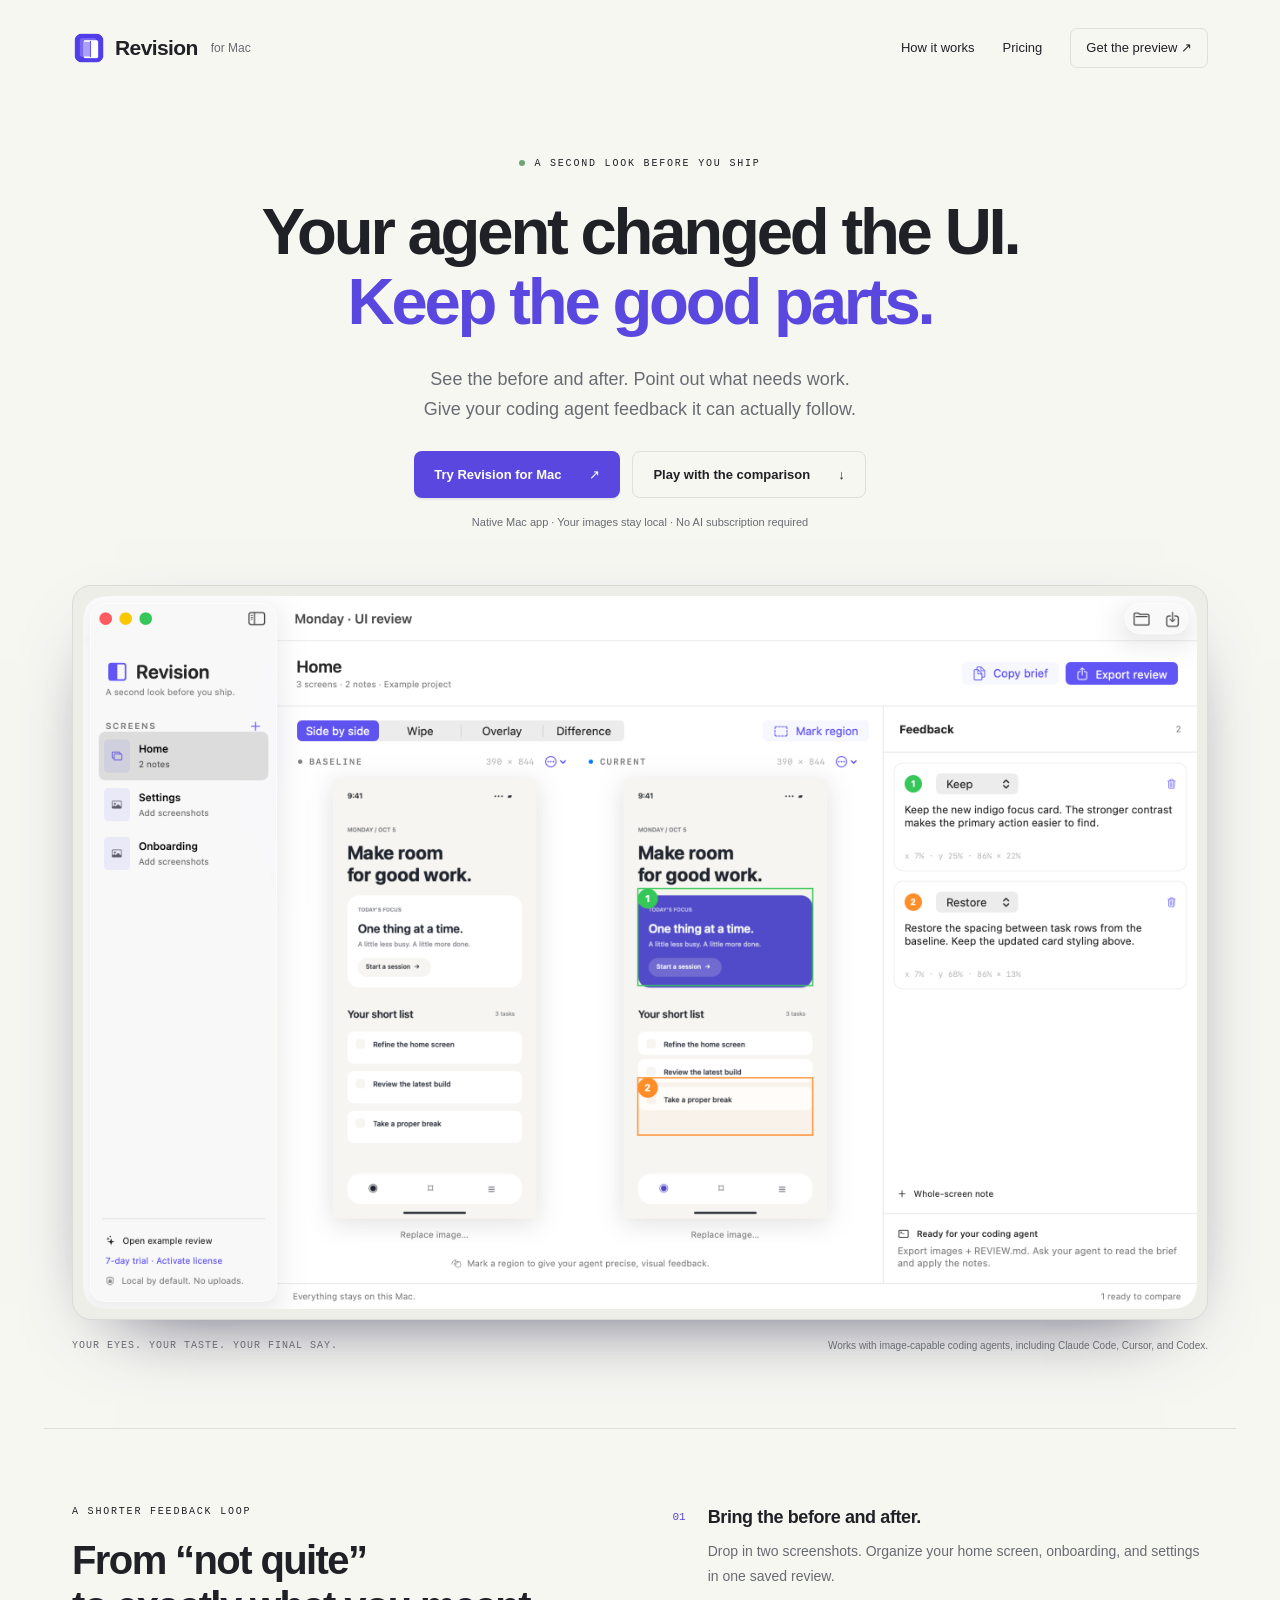
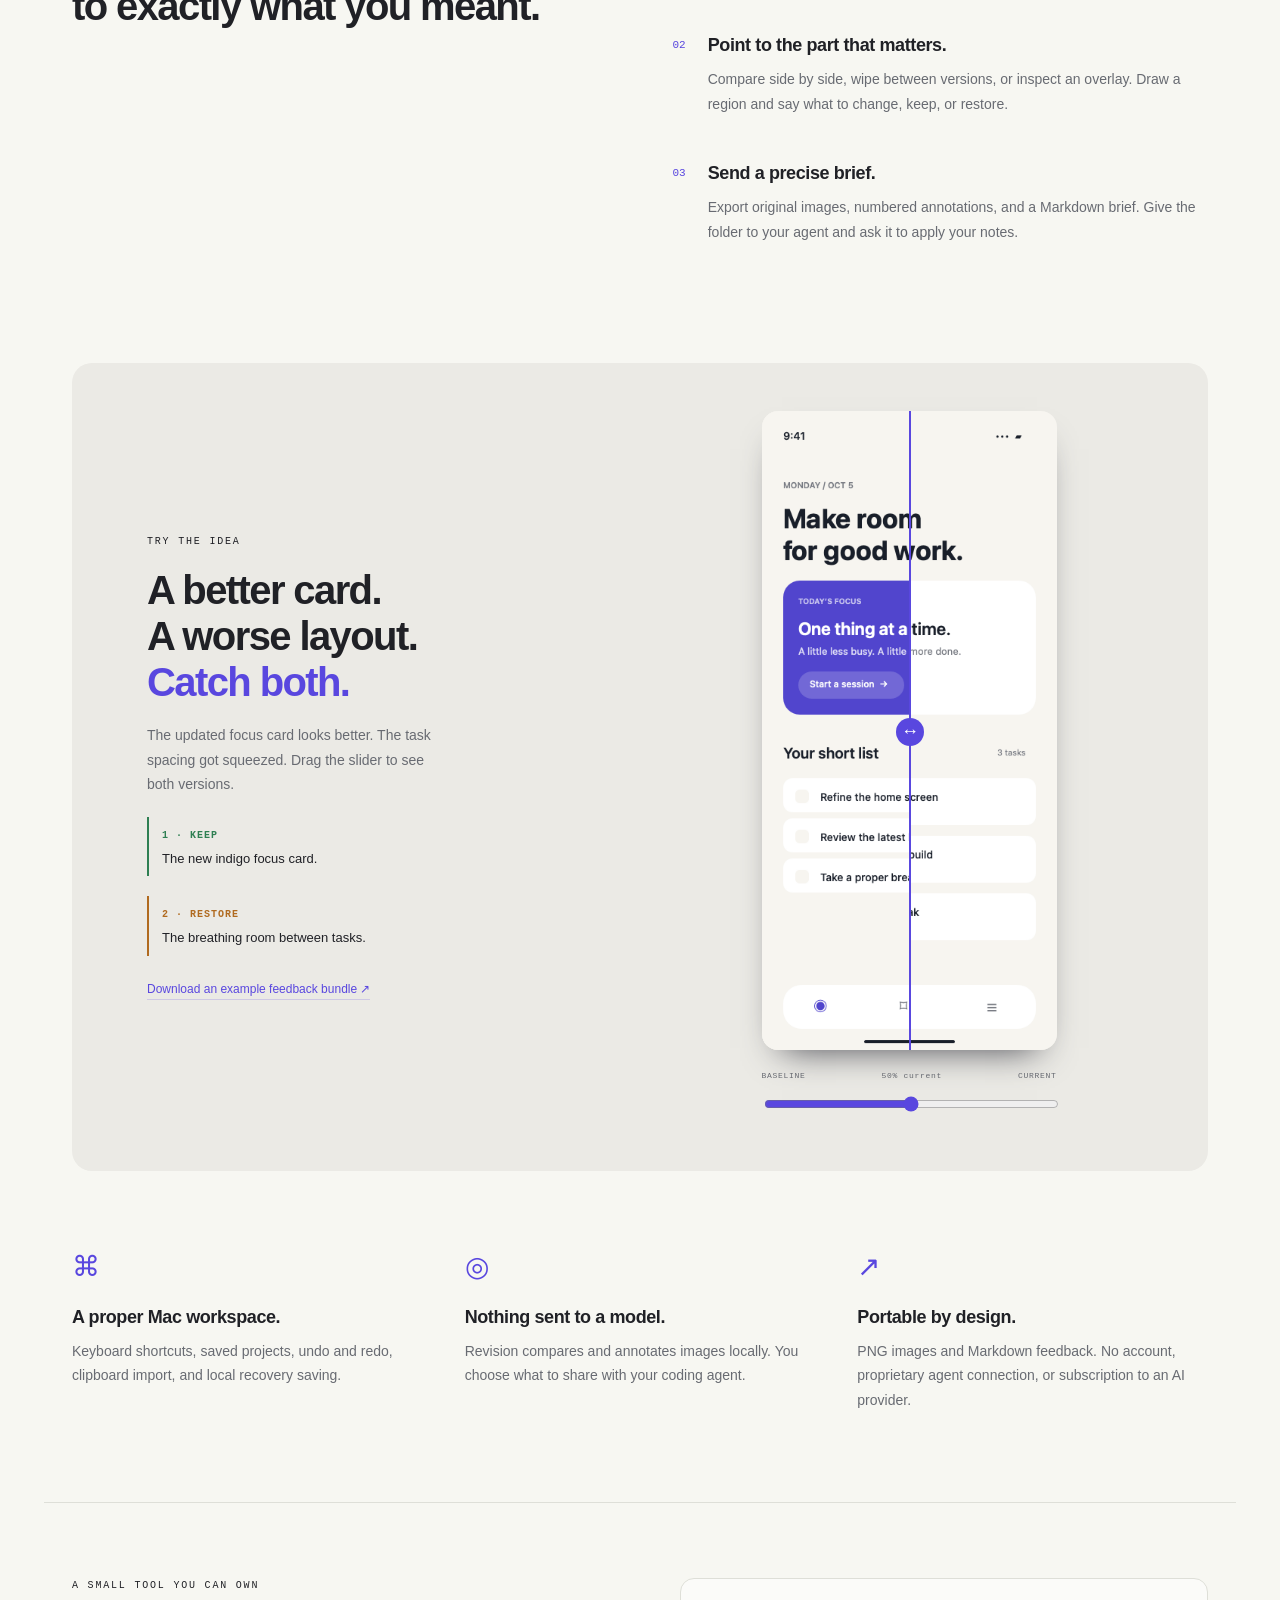
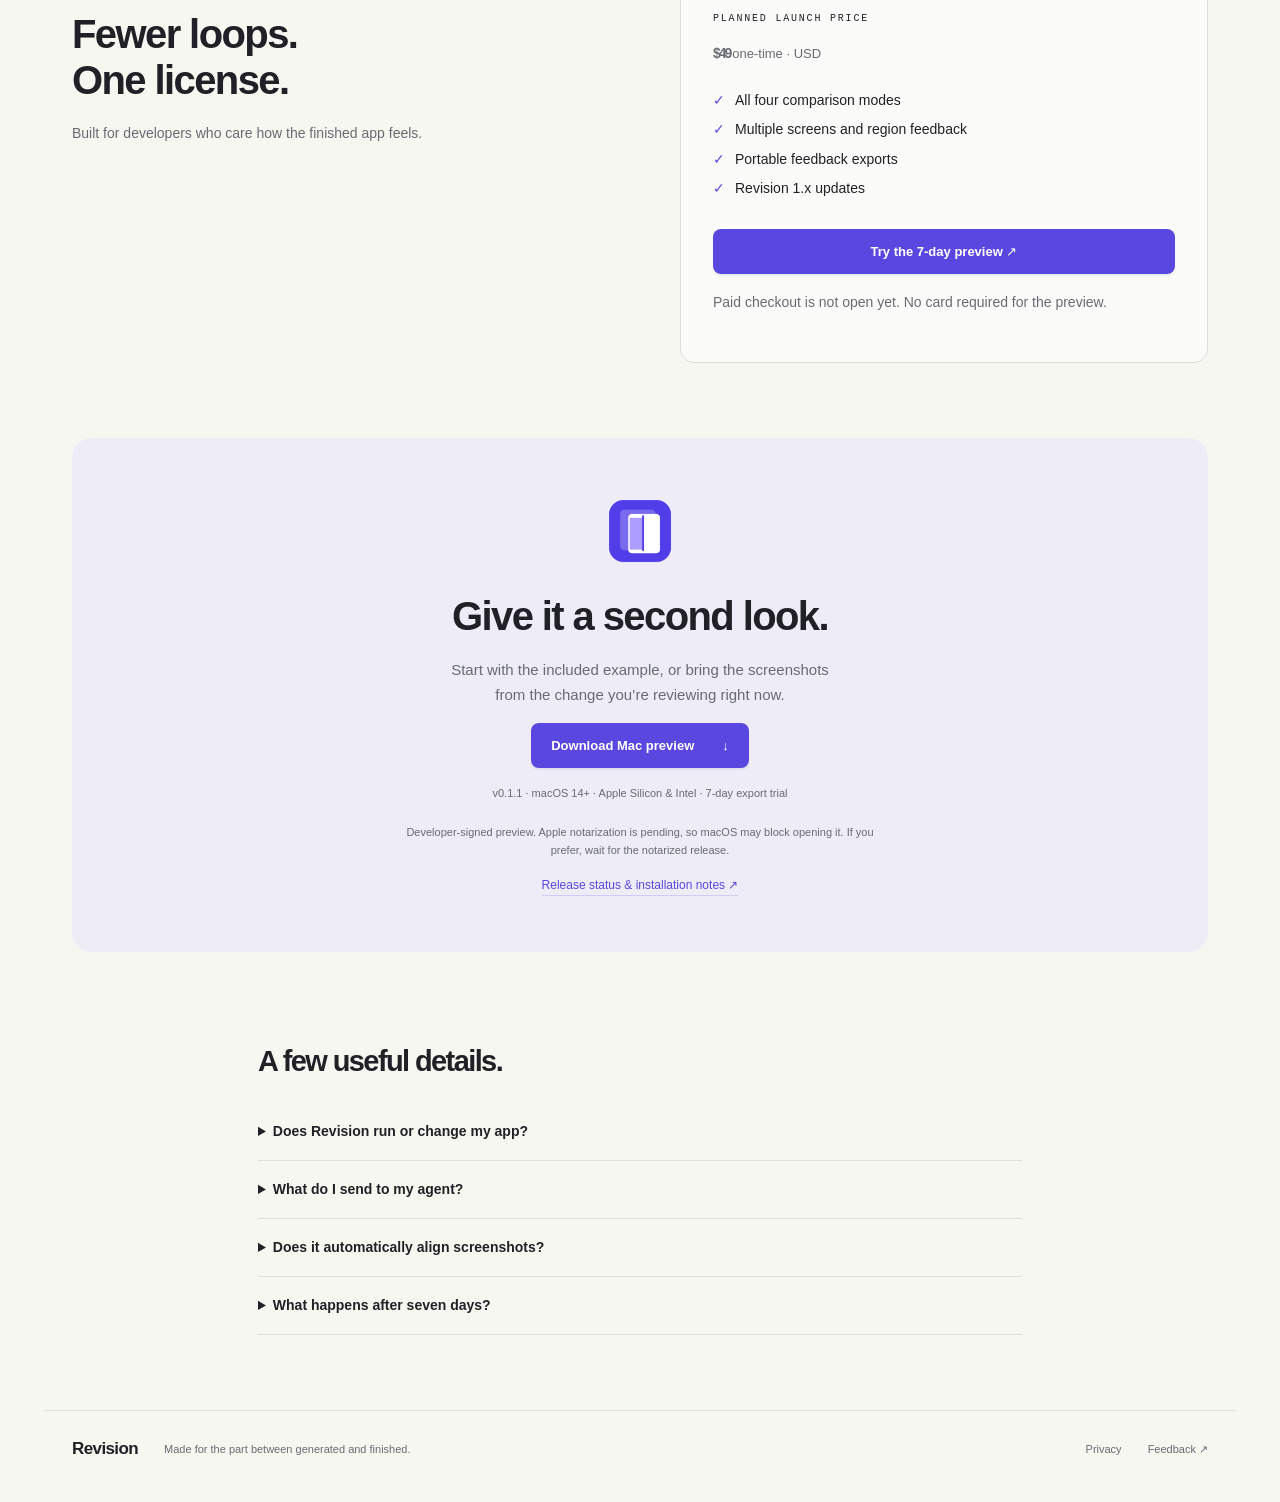
<file: index.html>
<!doctype html>
<html lang="en">
<head>
<meta charset="utf-8"><meta name="viewport" content="width=device-width,initial-scale=1">
<title>Revision — A second look before you ship</title>
<meta name="description" content="Review your coding agent’s UI changes on Mac. Compare screenshots, mark what to change, keep or restore, and export a precise feedback brief.">
<meta name="theme-color" content="#f7f7f2"><meta property="og:title" content="Revision — A second look before you ship"><meta property="og:description" content="Compare. Point. Refine. A native Mac workspace for reviewing AI-built interfaces."><meta property="og:type" content="website">
<link rel="icon" href="assets/icon.png"><link rel="stylesheet" href="style.css">
</head>
<body>
<a class="skip" href="#main">Skip to content</a>
<header><a href="#" class="brand"><img src="assets/icon.png" width="34" height="34" alt="">Revision<span>for Mac</span></a><nav aria-label="Main navigation"><a href="#how">How it works</a><a href="#pricing">Pricing</a><a class="nav-cta" href="#download">Get the preview ↗</a></nav></header>
<main id="main">
<section class="hero">
<p class="eyebrow"><span></span> A SECOND LOOK BEFORE YOU SHIP</p>
<h1>Your agent changed the UI.<br> <em>Keep the good parts.</em></h1>
<p class="intro">See the before and after. Point out what needs work.<br> Give your coding agent feedback it can actually follow.</p>
<div class="actions"><a class="button primary" href="#download">Try Revision for Mac <span>↗</span></a><a class="button quiet" href="#demo">Play with the comparison <span>↓</span></a></div>
<p class="micro">Native Mac app · Your images stay local · No AI subscription required</p>
<div class="app-frame"><img src="assets/app.png" alt="Revision Mac app showing baseline and updated iPhone screens beside Keep and Restore feedback notes" width="1984" height="1270" fetchpriority="high"></div>
<div class="caption"><span>YOUR EYES. YOUR TASTE. YOUR FINAL SAY.</span><span>Works with image-capable coding agents, including Claude Code, Cursor, and Codex.</span></div>
</section>
<section id="how" class="how">
<div><p class="eyebrow">A SHORTER FEEDBACK LOOP</p><h2>From “not quite”<br> to exactly what you meant.</h2></div>
<div class="steps"><article><span>01</span><div><h3>Bring the before and after.</h3><p>Drop in two screenshots. Organize your home screen, onboarding, and settings in one saved review.</p></div></article><article><span>02</span><div><h3>Point to the part that matters.</h3><p>Compare side by side, wipe between versions, or inspect an overlay. Draw a region and say what to change, keep, or restore.</p></div></article><article><span>03</span><div><h3>Send a precise brief.</h3><p>Export original images, numbered annotations, and a Markdown brief. Give the folder to your agent and ask it to apply your notes.</p></div></article></div>
</section>
<section id="demo" class="demo">
<div class="demo-copy"><p class="eyebrow">TRY THE IDEA</p><h2>A better card.<br> A worse layout.<br> <em>Catch both.</em></h2><p>The updated focus card looks better. The task spacing got squeezed. Drag the slider to see both versions.</p><div class="feedback keep"><b>1 · KEEP</b><p>The new indigo focus card.</p></div><div class="feedback restore"><b>2 · RESTORE</b><p>The breathing room between tasks.</p></div><a class="text-link" href="example-review.zip" download>Download an example feedback bundle ↗</a></div>
<div class="demo-canvas"><div class="compare" id="comparison"><img src="assets/before.png" width="390" height="844" alt="Baseline with a white focus card and spacious task rows"><img class="after" src="assets/after.png" width="390" height="844" alt="Updated screen with an indigo card and tighter task rows"><div class="divider" aria-hidden="true"><span>↔</span></div></div><div class="range-label"><span>BASELINE</span><output id="reveal">50% current</output><span>CURRENT</span></div><label class="sr-only" for="wipe">Current image reveal percentage</label><input id="wipe" type="range" min="0" max="100" value="50"></div>
</section>
<section class="details"><article><span>⌘</span><h3>A proper Mac workspace.</h3><p>Keyboard shortcuts, saved projects, undo and redo, clipboard import, and local recovery saving.</p></article><article><span>◎</span><h3>Nothing sent to a model.</h3><p>Revision compares and annotates images locally. You choose what to share with your coding agent.</p></article><article><span>↗</span><h3>Portable by design.</h3><p>PNG images and Markdown feedback. No account, proprietary agent connection, or subscription to an AI provider.</p></article></section>
<section id="pricing" class="pricing"><div><p class="eyebrow">A SMALL TOOL YOU CAN OWN</p><h2>Fewer loops.<br> One license.</h2><p>Built for developers who care how the finished app feels.</p></div><div class="price-card"><p class="eyebrow">PLANNED LAUNCH PRICE</p><p class="price">$49 <span>one-time · USD</span></p><ul><li>All four comparison modes</li><li>Multiple screens and region feedback</li><li>Portable feedback exports</li><li>Revision 1.x updates</li></ul><a class="button primary" href="#download">Try the 7-day preview ↗</a><p class="micro">Paid checkout is not open yet. No card required for the preview.</p></div></section>
<section id="download" class="download"><img src="assets/icon.png" width="74" height="74" alt=""><h2>Give it a second look.</h2><p>Start with the included example, or bring the screenshots<br> from the change you’re reviewing right now.</p><a class="button primary" href="https://github.com/maxmoneycash/revision-mac/releases/download/v0.1.1/Revision-0.1.1.zip">Download Mac preview <span>↓</span></a><p class="micro">v0.1.1 · macOS 14+ · Apple Silicon & Intel · 7-day export trial</p><p class="release-note">Developer-signed preview. Apple notarization is pending, so macOS may block opening it. If you prefer, wait for the notarized release.</p><a class="text-link" href="https://github.com/maxmoneycash/revision-mac/releases">Release status & installation notes ↗</a></section>
<section class="faq"><h2>A few useful details.</h2><details><summary>Does Revision run or change my app?</summary><p>No. This first version works with screenshots you import. It helps you compare and write feedback; your coding agent makes code changes. Automatic capture and code editing are not included.</p></details><details><summary>What do I send to my agent?</summary><p>The exported folder contains REVIEW.md, your original screenshots, annotated images, and a saved review project. Ask your agent to read REVIEW.md, inspect the images, and apply only the requested changes.</p></details><details><summary>Does it automatically align screenshots?</summary><p>No. Use screenshots taken at the same dimensions and UI state for accurate comparisons. Revision warns when dimensions differ. Overlay modes stretch the baseline to the current image dimensions.</p></details><details><summary>What happens after seven days?</summary><p>You can still open, compare, annotate, and save projects. Copying feedback and exporting bundles require an activated license. Paid checkout is being prepared; this preview is for trying the workflow.</p></details></section>
</main>
<footer><a class="brand" href="#">Revision</a><p>Made for the part between generated and finished.</p><a href="privacy.html">Privacy</a><a href="https://github.com/maxmoneycash/revision-mac/issues/new">Feedback ↗</a></footer>
<script src="site.js"></script>
</body></html>
</file>
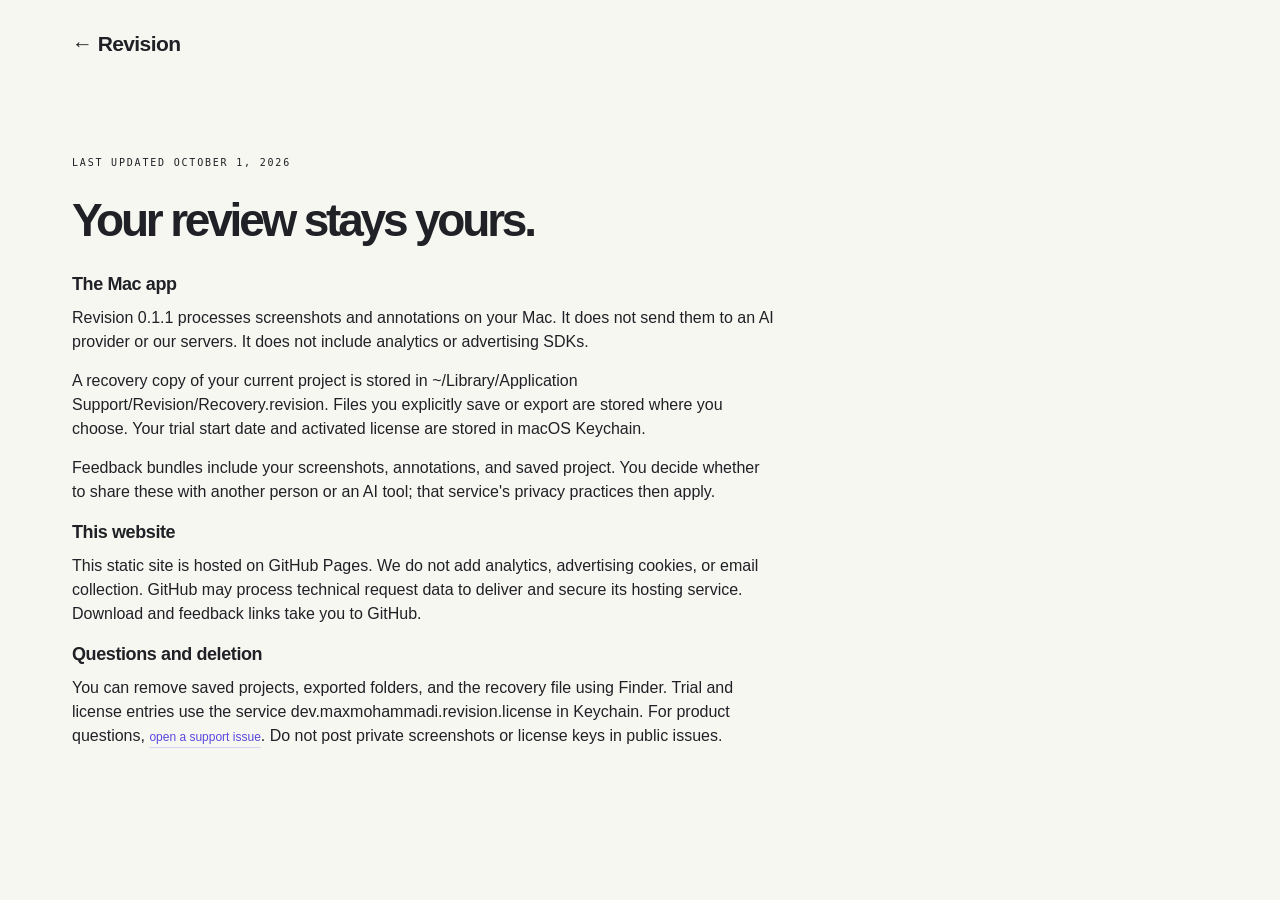
<file: privacy.html>
<!doctype html><html lang="en"><head><meta charset="utf-8"><meta name="viewport" content="width=device-width,initial-scale=1"><title>Privacy — Revision</title><link rel="stylesheet" href="style.css"></head><body><header><a class="brand" href="./">← Revision</a></header><main><section style="max-width:760px"><p class="eyebrow">LAST UPDATED OCTOBER 1, 2026</p><h1 style="font-size:46px">Your review stays yours.</h1><h3>The Mac app</h3><p>Revision 0.1.1 processes screenshots and annotations on your Mac. It does not send them to an AI provider or our servers. It does not include analytics or advertising SDKs.</p><p>A recovery copy of your current project is stored in ~/Library/Application Support/Revision/Recovery.revision. Files you explicitly save or export are stored where you choose. Your trial start date and activated license are stored in macOS Keychain.</p><p>Feedback bundles include your screenshots, annotations, and saved project. You decide whether to share these with another person or an AI tool; that service's privacy practices then apply.</p><h3>This website</h3><p>This static site is hosted on GitHub Pages. We do not add analytics, advertising cookies, or email collection. GitHub may process technical request data to deliver and secure its hosting service. Download and feedback links take you to GitHub.</p><h3>Questions and deletion</h3><p>You can remove saved projects, exported folders, and the recovery file using Finder. Trial and license entries use the service dev.maxmohammadi.revision.license in Keychain. For product questions, <a class="text-link" href="https://github.com/maxmoneycash/revision-mac/issues/new">open a support issue</a>. Do not post private screenshots or license keys in public issues.</p></section></main></body></html>
</file>
<file: style.css>
:root{--paper:#f7f7f2;--ink:#202126;--muted:#686b72;--line:#dedfd8;--accent:#5947df}*{box-sizing:border-box}html{scroll-behavior:smooth;scroll-padding-top:30px}body{margin:0;background:var(--paper);color:var(--ink);font-family:-apple-system,BlinkMacSystemFont,"Segoe UI",sans-serif;line-height:1.5;-webkit-font-smoothing:antialiased}a{color:inherit;text-decoration:none}button,input,a,summary{-webkit-tap-highlight-color:transparent}a:focus-visible,input:focus-visible,summary:focus-visible{outline:3px solid var(--accent);outline-offset:5px}header,main,footer{max-width:1192px;margin:auto}header{display:flex;justify-content:space-between;align-items:center;padding:28px 28px 20px}.brand{display:flex;align-items:center;gap:9px;font-weight:650;font-size:21px;letter-spacing:-.6px}.brand span{font-size:12px;color:var(--muted);font-weight:450;letter-spacing:0;margin-left:4px}nav{display:flex;gap:28px;align-items:center;font-size:13px}.nav-cta{border:1px solid var(--line);padding:9px 15px;border-radius:7px}section{padding:75px 28px}.hero{text-align:center;padding-top:68px}.eyebrow{font-family:ui-monospace,SFMono-Regular,monospace;font-size:10px;letter-spacing:1.8px;font-weight:500;display:flex;align-items:center;gap:9px}.hero .eyebrow{justify-content:center}.eyebrow span{width:6px;height:6px;border-radius:50%;background:#70a476}h1{font-size:clamp(38px,5.1vw,66px);line-height:1.08;letter-spacing:-3.2px;font-weight:560;margin:26px 0}em{font-style:normal;color:var(--accent)}.intro{font-size:18px;line-height:1.7;color:var(--muted);margin-bottom:26px}.actions{display:flex;justify-content:center;gap:12px}.button{display:inline-flex;align-items:center;justify-content:center;gap:28px;border-radius:8px;padding:13px 20px;font-size:13px;font-weight:550;transition:background .15s,transform .15s}.button:hover{transform:translateY(-1px)}.primary{background:var(--accent);color:white;box-shadow:0 2px 2px #201b4e12}.primary:hover{background:#4836cc}.quiet{border:1px solid var(--line)}.micro{font-size:11px;color:var(--muted);margin-top:16px}.app-frame{margin-top:54px;padding:10px;border:1px solid #dadbd6;background:#edeee8;border-radius:19px;box-shadow:0 30px 80px -45px #302f52}.app-frame img{display:block;width:100%;height:auto;border-radius:11px}.caption{display:flex;justify-content:space-between;text-align:left;gap:25px;color:var(--muted);font-size:10px;margin-top:18px}.caption span:first-child{font-family:ui-monospace,monospace;letter-spacing:1px;white-space:nowrap}h2{font-size:40px;font-weight:550;letter-spacing:-1.6px;line-height:1.15;margin:18px 0}h3{font-size:18px;font-weight:580;letter-spacing:-.4px;margin:0 0 8px}p{margin:0 0 15px}.how{display:grid;grid-template-columns:1fr 1fr;gap:65px;border-top:1px solid var(--line)}.steps article{display:flex;gap:22px;margin-bottom:29px}.steps article>span{color:var(--accent);font-family:ui-monospace,monospace;font-size:11px;padding-top:5px}.steps p,.details p,.pricing>div>p:not(.eyebrow){font-size:14px;line-height:1.75;color:var(--muted)}.demo{margin:0 28px;border-radius:20px;padding:48px 75px;display:grid;grid-template-columns:1fr 1fr;gap:90px;background:#ebeae5;align-items:center}.demo-copy>p:not(.eyebrow){font-size:14px;line-height:1.75;color:var(--muted);max-width:300px}.feedback{border-left:2px solid;padding:4px 0 4px 13px;margin:20px 0}.feedback b{font-size:10px;font-family:ui-monospace,monospace;letter-spacing:1px}.feedback p{font-size:13px;color:var(--ink);margin:4px 0}.keep{color:#2e7f52}.restore{color:#b06a1f}.text-link{font-size:12px;color:var(--accent);border-bottom:1px solid #5947df33;padding-bottom:3px}.demo-canvas{max-width:295px;width:100%;margin:auto}.compare{position:relative;border-radius:16px;overflow:hidden;box-shadow:0 18px 35px -20px #393a44;--position:50%}.compare img{width:100%;height:auto;display:block}.compare .after{position:absolute;inset:0;clip-path:inset(0 calc(100% - var(--position)) 0 0)}.divider{position:absolute;top:0;bottom:0;left:var(--position);width:2px;background:var(--accent);pointer-events:none}.divider span{position:absolute;top:48%;left:-13px;border-radius:50%;width:28px;height:28px;color:#fff;background:var(--accent);text-align:center;font-size:18px}.range-label{display:flex;justify-content:space-between;font-family:ui-monospace,monospace;font-size:8px;letter-spacing:.7px;color:var(--muted);margin:20px 0 8px}input[type=range]{width:100%;accent-color:var(--accent);cursor:ew-resize;min-height:24px}.details{display:grid;grid-template-columns:repeat(3,1fr);gap:42px}.details article>span{display:block;font-size:28px;color:var(--accent);margin-bottom:16px}.pricing{border-top:1px solid var(--line);display:grid;grid-template-columns:1fr 1fr;gap:80px}.price-card{padding:32px;border:1px solid var(--line);border-radius:14px;background:#ffffff77}.price{font-size:50px;letter-spacing:-2px;font-weight:550;margin-bottom:20px}.price span{font-size:13px;color:var(--muted);font-weight:400;letter-spacing:0}ul{list-style:none;padding:0;margin:0 0 25px;font-size:14px;line-height:2.1}li:before{content:"✓";margin-right:10px;color:var(--accent)}.price-card .button{width:100%}.download{text-align:center;background:#eeedf7;border-radius:20px;margin:0 28px;padding:56px 25px}.download>p{color:var(--muted);font-size:15px;line-height:1.7}.download .micro{font-size:11px}.download .release-note{font-size:11px;max-width:480px;margin:20px auto 12px}.faq{max-width:820px;margin:auto}.faq h2{font-size:29px;margin-bottom:25px}details{border-bottom:1px solid var(--line);padding:18px 0;font-size:14px}summary{cursor:pointer;font-weight:550}details p{color:var(--muted);margin-top:14px;line-height:1.7}footer{display:flex;gap:26px;align-items:center;border-top:1px solid var(--line);padding:25px 28px 40px;font-size:11px;color:var(--muted)}footer .brand{color:var(--ink);font-size:17px}footer p{flex:1;margin:0}.sr-only,.skip:not(:focus){position:absolute;width:1px;height:1px;overflow:hidden;clip:rect(0,0,0,0)}.skip:focus{position:fixed;top:10px;left:10px;z-index:10;background:white;padding:10px}
@media(max-width:760px){header{padding:20px}nav{gap:16px}nav>a:not(.nav-cta){display:none}h1{letter-spacing:-1.7px}.hero{padding-top:45px}.intro{font-size:16px}.intro br{display:none}.actions{flex-direction:column;align-items:center;gap:10px}.caption{flex-direction:column;gap:6px}.how,.pricing{grid-template-columns:1fr;gap:25px}.demo{padding:30px 24px;grid-template-columns:1fr;gap:30px}.demo-copy>p:not(.eyebrow){max-width:none}.demo h2 br{display:none}.demo h2{max-width:300px}.details{grid-template-columns:1fr;gap:25px;padding-top:50px;padding-bottom:50px}.details article>span{margin-bottom:8px}section{padding:48px 20px}h2{font-size:34px}.app-frame{padding:4px;border-radius:9px;margin-top:35px}.app-frame img{border-radius:6px}.download{margin:0 20px}.demo{margin:0 20px}footer{flex-wrap:wrap;gap:18px}footer p{flex-basis:65%}}
@media(prefers-reduced-motion:reduce){html{scroll-behavior:auto}.button{transition:none}}

@media(max-width:760px){header .brand span{display:none}header .brand{flex-shrink:0}header .nav-cta{white-space:nowrap;font-size:12px;padding:9px 12px}}
</file>
